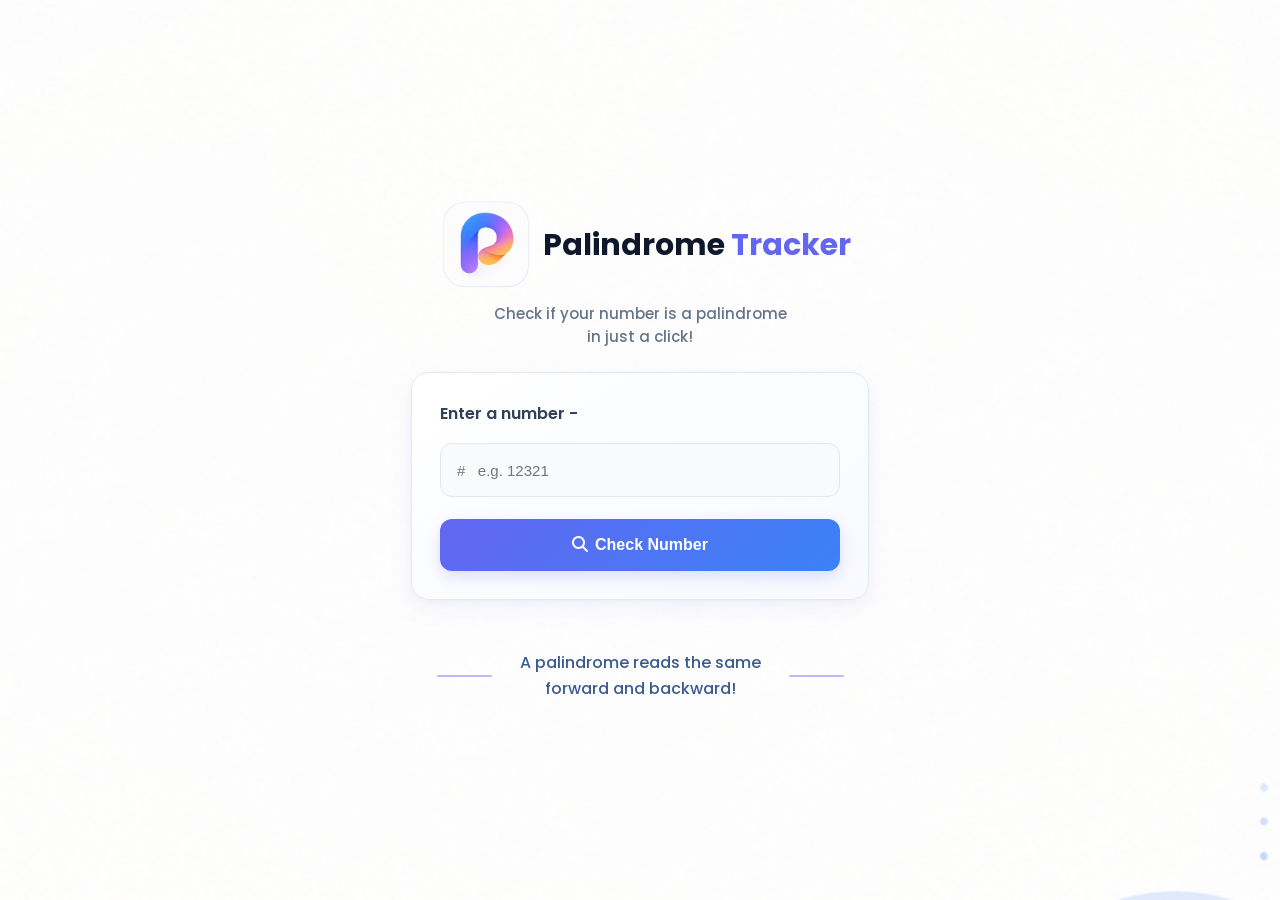
<file: P-1/index.html>
<!doctype html>
<html lang="en">
  <head>
    <meta charset="UTF-8" />
    <meta name="viewport" content="width=device-width, initial-scale=1.0" />
    <meta
      name="description"
      content="Palindrome Tracker is a simple and interactive tool that checks whether a number reads the same forward and backward."
    />
    <title>Palindrome Tracker | Check Numbers Instantly</title>
    <link rel="stylesheet" href="style.css" />
    <link rel="icon" href="Assets/Palindrome-tracker icon.png" />
    <link rel="preconnect" href="https://fonts.googleapis.com" />
    <link rel="preconnect" href="https://fonts.gstatic.com" crossorigin />
    <link
      href="https://fonts.googleapis.com/css2?family=Poppins:wght@400;500;600;700&display=swap"
      rel="stylesheet"
    />
    <link
      rel="stylesheet"
      href="https://cdnjs.cloudflare.com/ajax/libs/font-awesome/6.7.2/css/all.min.css"
    />
  </head>
  <body>
    <main class="main-content">
      <section class="Content">
        <div class="Hero-content">
          <div class="title">
            <img
              src="Assets/Palindrome-tracker icon.png"
              alt="Icon"
              class="icon"
            />
            <h1>Palindrome <span>Tracker</span></h1>
          </div>
          <div class="description">
            Check if your number is a palindrome<br />in just a click!
          </div>
        </div>
        <div class="inputs">
          <label for="number-input">Enter a number -</label>
          <input
            type="text"
            id="number-input"
            inputmode="numeric"
            placeholder="#   e.g. 12321"
          />
          <button class="Check-btn">
            <i class="fa-solid fa-magnifying-glass"></i>Check Number
          </button>
          <!-- Check Again Button -->
          <button class="check-btn2">
            <i class="fa-regular fa-circle-check"></i>Check Number
          </button>
          <button class="check-btn3">
            <i class="fa-solid fa-rotate-right"></i>Check Again
          </button>
        </div>
        <aside class="loading-animation">
          <div class="loading-content">
            <div class="loader">
              <div class="loader-circle"></div>
              <span>...</span>
            </div>

            <h2>Checking...</h2>

            <p>
              Checking if your number<br />
              is a palindrome
            </p>
          </div>
        </aside>
        <aside class="Unsuccessfull">
          <div class="unsuccess-icon">
            <i class="fa-solid fa-xmark"></i>
          </div>

          <h2>No!</h2>

          <p class="unsuccess-number">
            <strong class="number2">12345</strong> is not a palindrome
          </p>

          <div class="unsuccess-divider">
            <span></span>

            <i class="fa-solid fa-link"></i>

            <span></span>
          </div>

          <p class="unsuccess-message">
            It reads differently<br />
            forward and backward!
          </p>
        </aside>
        <aside class="Successfull">
          <!-- Success Icon -->
          <div class="success-icon">
            <i class="fa-solid fa-check"></i>
          </div>
          <!-- Success Heading -->
          <h2>Yes!</h2>
          <!-- Number Result -->
          <p class="success-number">
            <strong class="number1">12321</strong> is a palindrome
          </p>
          <!-- Decorative Divider -->
          <div class="success-divider">
            <span></span>
            <i class="fa-solid fa-link"></i>
            <span></span>
          </div>
          <!-- Success Description -->
          <p class="success-message">
            It reads the same<br />forward and backward!
          </p>
        </aside>
        <div class="tracker-description">
          <div class="description-content">
            <span class="description-line"></span>
            <p>A palindrome reads the same<br />forward and backward!</p>
            <span class="description-line"></span>
          </div>
        </div>
      </section>
    </main>
    <!-- ERROR OVERLAY -->
    <div class="error-overlay">
      <div class="error-modal">
        <!-- Close Button -->
        <button class="error-close" type="button">
          <i class="fa-solid fa-xmark"></i>
        </button>

        <!-- Error Icon -->
        <div class="error-icon">
          <i class="fa-solid fa-xmark"></i>
        </div>

        <!-- Heading -->
        <h2>Invalid Input</h2>

        <!-- Entered Text -->
        <p class="error-label">You entered:</p>

        <!-- User Input -->
        <div class="entered-value">
          <span>1</span>
          <span>2</span>
          <span>3</span>
          <strong>a</strong>
          <span>4</span>
          <span>5</span>
        </div>

        <!-- Error Message -->
        <p class="error-message">
          <strong>a</strong> is not a number.
          <br />
          Please enter numbers only.
        </p>

        <!-- Try Again -->
        <button class="error-btn" type="button">
          <i class="fa-solid fa-rotate-right"></i>
          Try Again
        </button>
      </div>
    </div>
  </body>
  <script src="script.js"></script>
</html>
</file>
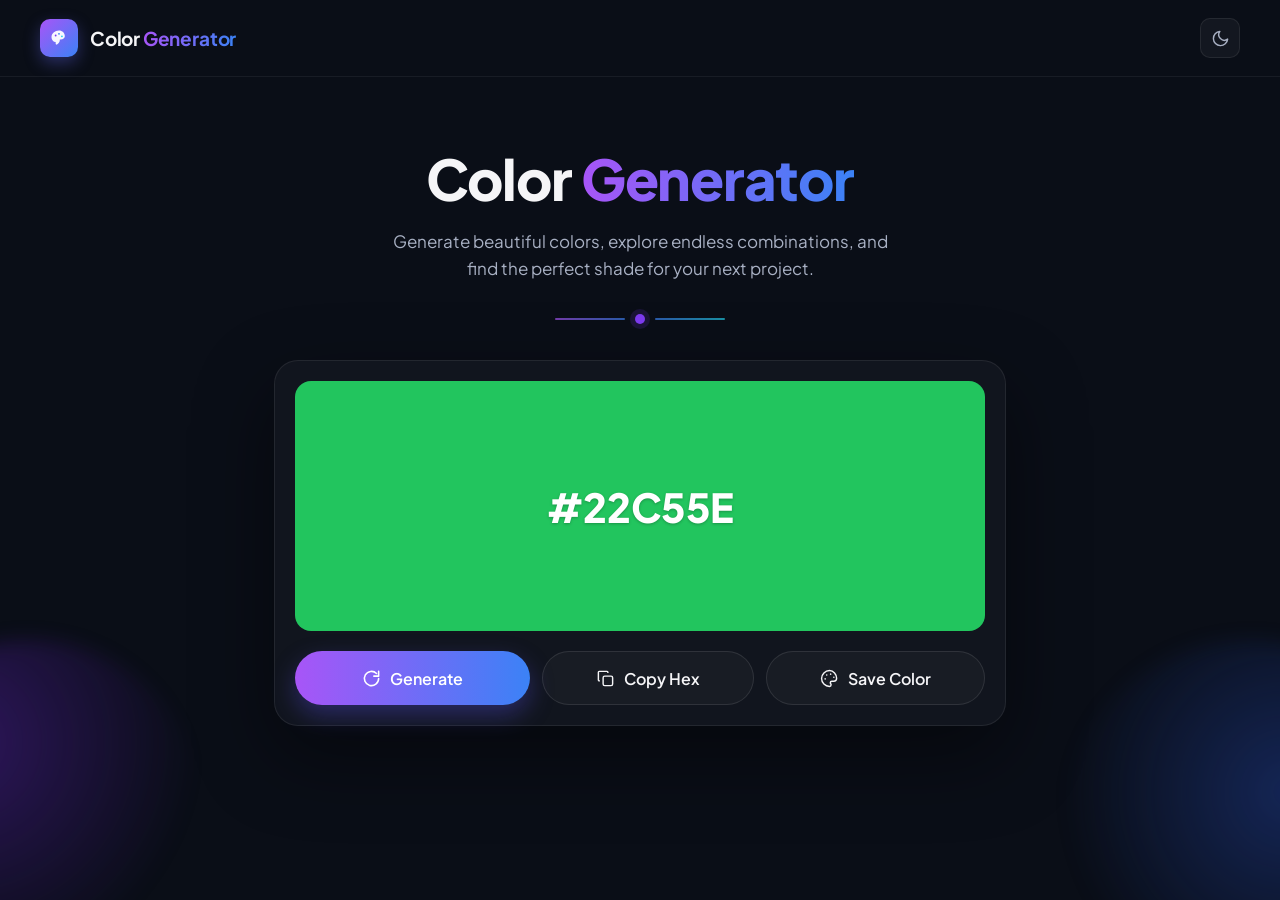
<file: P-2/index.html>
<!doctype html>
<html lang="en">
  <head>
    <meta charset="UTF-8" />
    <meta name="viewport" content="width=device-width, initial-scale=1.0" />
    <title>Color Generator</title>
    <link rel="stylesheet" href="style.css" />
    <link rel="icon" href="Assets/Favicon icon.png" />
    <link rel="preconnect" href="https://fonts.googleapis.com">
    <link rel="preconnect" href="https://fonts.gstatic.com" crossorigin>
    <link href="https://fonts.googleapis.com/css2?family=Plus+Jakarta+Sans:wght@400;500;600;700;800&display=swap" rel="stylesheet">
    <link
      rel="stylesheet"
      href="https://cdnjs.cloudflare.com/ajax/libs/font-awesome/6.7.2/css/all.min.css"
    />
  </head>
  <body>
    
        <div class="blob blob-1"></div>
        <div class="blob blob-2"></div>

        <header>
          <div class="brand">
            <div class="brand-icon">
              <svg
                viewBox="0 0 24 24"
                fill="none"
                xmlns="http://www.w3.org/2000/svg"
              >
                <path
                  d="M12 3C7.03 3 3 6.58 3 11c0 3.09 2.02 5.5 5 5.94V19c0 .55.45 1 1 1 .2 0 .38-.06.55-.16C11.2 19.2 13 17.02 13 14.5c0-.27-.02-.54-.06-.8.4.07.83.1 1.06.1 2.76 0 5-1.79 5-4 0-3.87-3.13-6.8-7-6.8Z"
                  fill="white"
                  opacity="0.95"
                />
                <circle cx="8" cy="9" r="1.1" fill="#7c3aed" />
                <circle cx="12" cy="7" r="1.1" fill="#3b82f6" />
                <circle cx="15.5" cy="10" r="1.1" fill="#22d3ee" />
              </svg>
            </div>
            <div class="brand-name">Color <span>Generator</span></div>
          </div>

          <button
            class="theme-toggle"
            id="themeToggle"
            aria-label="Toggle theme"
          >
            <svg
              id="themeIcon"
              viewBox="0 0 24 24"
              fill="none"
              xmlns="http://www.w3.org/2000/svg"
            >
              <path
                d="M21 12.79A9 9 0 1 1 11.21 3 7 7 0 0 0 21 12.79Z"
                stroke="currentColor"
                stroke-width="1.8"
                stroke-linecap="round"
                stroke-linejoin="round"
              />
            </svg>
          </button>
        </header>

        <main>
          <h1>Color <span class="accent">Generator</span></h1>
          <p class="subtitle">
            Generate beautiful colors, explore endless combinations, and find
            the perfect shade for your next project.
          </p>

          <div class="divider-row">
            <div class="divider-line"></div>
            <div class="divider-dot"></div>
            <div class="divider-line right"></div>
          </div>

          <div class="panel">
            <div class="swatch" id="swatch">
              <p class="hex-value" id="hexValue">#22C55E</p>
              <!-- <button class="color-name-row" id="copyHexRow">
                <span id="colorName">Green</span>
                <svg
                  viewBox="0 0 24 24"
                  fill="none"
                  xmlns="http://www.w3.org/2000/svg"
                >
                  <rect
                    x="9"
                    y="9"
                    width="12"
                    height="12"
                    rx="2"
                    stroke="currentColor"
                    stroke-width="1.8"
                  />
                  <path
                    d="M5 15H4a1 1 0 0 1-1-1V4a1 1 0 0 1 1-1h10a1 1 0 0 1 1 1v1"
                    stroke="currentColor"
                    stroke-width="1.8"
                  />
                </svg>
              </button> -->
            </div>

            <div class="actions">
              <button class="btn btn-generate" id="generateBtn">
                <svg
                  id="refreshIcon"
                  viewBox="0 0 24 24"
                  fill="none"
                  xmlns="http://www.w3.org/2000/svg"
                >
                  <path
                    d="M21 12a9 9 0 1 1-2.64-6.36"
                    stroke="currentColor"
                    stroke-width="2"
                    stroke-linecap="round"
                  />
                  <path
                    d="M21 3v6h-6"
                    stroke="currentColor"
                    stroke-width="2"
                    stroke-linecap="round"
                    stroke-linejoin="round"
                  />
                </svg>
                Generate
              </button>
              <button class="btn btn-secondary" id="copyBtn">
                <svg
                  viewBox="0 0 24 24"
                  fill="none"
                  xmlns="http://www.w3.org/2000/svg"
                >
                  <rect
                    x="9"
                    y="9"
                    width="12"
                    height="12"
                    rx="2"
                    stroke="currentColor"
                    stroke-width="1.8"
                  />
                  <path
                    d="M5 15H4a1 1 0 0 1-1-1V4a1 1 0 0 1 1-1h10a1 1 0 0 1 1 1v1"
                    stroke="currentColor"
                    stroke-width="1.8"
                  />
                </svg>
                Copy Hex
              </button>
              <button class="btn btn-secondary" id="saveBtn">
                <svg
                  viewBox="0 0 24 24"
                  fill="none"
                  xmlns="http://www.w3.org/2000/svg"
                >
                  <circle cx="13.5" cy="6.5" r="1" fill="currentColor" />
                  <circle cx="17.5" cy="10.5" r="1" fill="currentColor" />
                  <circle cx="8.5" cy="7.5" r="1" fill="currentColor" />
                  <circle cx="6.5" cy="12.5" r="1" fill="currentColor" />
                  <path
                    d="M12 2C6.5 2 2 6.5 2 12s4.5 10 10 10c1.1 0 2-.9 2-2 0-.5-.2-1-.5-1.3-.3-.4-.5-.8-.5-1.3 0-1.1.9-2 2-2h2.3c2.1 0 3.7-1.6 3.7-3.7C21 6.7 17 2 12 2Z"
                    stroke="currentColor"
                    stroke-width="1.8"
                    stroke-linejoin="round"
                  />
                </svg>
                Save Color
              </button>
            </div>
          </div>
        </main>

        <div class="toast" id="toast">Copied to clipboard</div>
      </body>
    </html>
    <script src="script.js"></script>
  </body>
</html>
</file>
<file: P-1/style.css>
body {
  padding: 0px;
  margin: 0px;
  box-sizing: border-box;
  font-family: "Poppins", sans-serif;
}

:root {
  --bg-primary: #ffffff;
  --bg-secondary: #f8fafc;
  --text-primary: #1f2937;
  --text-secondary: #64748b;
  --text-placeholder: #94a3b8;
  --primary: #6366f1;
  --primary-end: #3b82f6;
  --accent-purple: #8b5cf6;
  --gradient-primary: linear-gradient(135deg, #6366f1, #3b82f6);
  --success: #22c55e;
  --success-light: #86efac;
  --success-bg: #ecfdf5;
  --error: #f43f5e;
  --error-light: #fda4af;
  --error-bg: #fef2f2;
  --card-bg: #ffffff;
  --input-bg: #f8fafc;
  --input-border: #e2e8f0;
  --shape-blue: #e0e7ff;
  --shape-orange: #fde7c7;
  --border: #e2e8f0;
  --border-light: #f1f5f9;
  --shadow-sm: 0 2px 8px rgba(15, 23, 42, 0.05);
  --shadow-md: 0 8px 24px rgba(15, 23, 42, 0.08);
  --shadow-lg: 0 15px 40px rgba(15, 23, 42, 0.1);
  --focus-color: #6366f1;
  --focus-ring: rgba(99, 102, 241, 0.2);
  --icon-primary: #6366f1;
  --icon-success: #22c55e;
  --icon-error: #f43f5e;
}

html,
body {
  height: 100%;
}

.main-content::before {
  content: "";
  position: fixed;
  top: 0;
  left: 0;
  right: 0;
  bottom: 0;
  z-index: -1;

  background-image: url(Assets/Palindrome-tracker\ bg.png);
  background-repeat: no-repeat;
  background-position: center;
  background-size: cover;
}

.main-content {
  position: relative;
  display: flex;
  justify-content: center;
  align-items: center;
  width: 100%;
  min-height: 100vh;
}

.Content {
  position: relative;
  z-index: 1;
  width: 100%;
  display: flex;
  flex-direction: column;
  justify-content: center;
  align-items: center;
  padding: 25px 0 35px;
  box-sizing: border-box;
}

.title {
  display: flex;
  justify-content: center;
  align-items: center;

  .icon {
    width: 114px;
    height: 114px;
  }

  h1 {
    font-size: 30px;
    font-weight: 700;
    color: #0f172a;

    span {
      color: #6366f1;
    }
  }
}

.description {
  text-align: center;
  font-size: 15px;
  font-weight: 500;
  margin-top: 0px;
  color: #64748b;
}

.Tracker-input {
  display: flex;
  justify-content: center;
  align-items: center;
}

.inputs {
  width: 400px;
  display: flex;
  row-gap: 17px;
  flex-direction: column;
  margin-top: 24px;
  background: linear-gradient(145deg, #ffffff 0%, #f8faff 100%);
  border: 1px solid #e2e8f0;
  border-radius: 18px;
  padding: 28px;
  box-shadow:
    0 8px 24px rgba(99, 102, 241, 0.08),
    0 2px 8px rgba(15, 23, 42, 0.04);

  label {
    font-size: 16px;
    font-weight: 600;
    color: #334155;
    cursor: pointer;
  }

  input {
    height: 52px;
    padding: 0 16px;
    font-size: 16px;
    font-weight: 500;
    color: #0f172a;
    background: #f8fafc;
    border: 1px solid #e2e8f0;
    border-radius: 12px;
    outline: none;
    transition: all 0.25s ease;
  }

  input:placeholder-shown {
    color: #94a3b8;
    font-size: 15px;
    font-weight: 400;
  }

  input:focus {
    border-color: #6366f1;
    background: #ffffff;
    box-shadow: 0 0 0 4px rgba(99, 102, 241, 0.12);
    outline: none;
    border: none;
  }

  .Check-btn {
    height: 52px;
    border: none;
    border-radius: 12px;
    font-size: 16px;
    font-weight: 600;
    color: #ffffff;
    margin-top: 5px;
    background: linear-gradient(135deg, #6366f1 0%, #3b82f6 100%);
    cursor: pointer;
    box-shadow: 0 6px 16px rgba(99, 102, 241, 0.2);
    transition: all 0.25s ease;

    i {
      margin-right: 7px;
    }
  }

  .Check-btn:hover {
    background: linear-gradient(135deg, #4f46e5 0%, #2563eb 100%);
    transform: translateY(-2px);
    box-shadow: 0 8px 20px rgba(99, 102, 241, 0.28);
  }
}

.tracker-description {
  width: 100%;
  margin-top: 25px;
  display: flex;
  flex-direction: column;
  align-items: center;
}

.description-content {
  width: 100%;
  display: flex;
  align-items: center;
  justify-content: center;
  gap: 28px;
  margin-top: 25px;
}

.description-line {
  width: 55px;
  height: 2px;
  background: #c4b5fd;
  border-radius: 10px;
}

.description-content p {
  margin: 0;
  font-size: 16px;
  font-weight: 500;
  line-height: 1.6;
  text-align: center;
  color: #3b5b8f;
}

.Successfull {
  display: none;
  width: 36%;
  max-width: 500px;
  padding: 15px 0px 15px;
  box-sizing: border-box;
  text-align: center;
  background: linear-gradient(145deg, #f0fdf9 0%, #ecfdf5 100%);
  border: 2px solid #6ee7b7;
  border-radius: 18px;
  box-shadow:
    0 8px 24px rgba(99, 102, 241, 0.08),
    0 2px 8px rgba(15, 23, 42, 0.04);
  margin-top: 15px;
}

.success-icon {
  width: 88px;
  height: 88px;
  margin: 0 auto 12px;
  display: flex;
  align-items: center;
  justify-content: center;
  border-radius: 50%;
  background: linear-gradient(145deg, #10b981 0%, #059669 100%);
  color: #ffffff;
  font-size: 38px;
  box-shadow: 0 8px 18px rgba(16, 185, 129, 0.25);
}

.Successfull h2 {
  margin: 0;
  font-family: "Poppins", sans-serif;
  font-size: 40px;
  font-weight: 700;
  line-height: 1.2;
  color: #047857;
}

.success-number {
  margin: 6px 0 0;
  font-family: "Poppins", sans-serif;
  font-size: 20px;
  font-weight: 500;
  line-height: 1.5;
  color: #064e3b;
}

.success-number strong {
  font-weight: 700;
}

.success-divider {
  display: flex;
  align-items: center;
  justify-content: center;
  gap: 20px;
  margin: 22px auto 0;
  width: 70%;
}

.success-divider span {
  flex: 1;
  height: 2px;
  background: #a7e8d4;
  border-radius: 10px;
}

.success-divider i {
  font-size: 18px;
  color: #10b981;
}

.success-message {
  margin: 22px 0 0;
  font-size: 15px;
  font-weight: 400;
  line-height: 1.6;
  color: #3b5b8f;
}

.check-btn2 {
  width: 100%;
  max-width: 500px;
  height: 52px;
  margin-top: 5px;
  display: none; /*dislay flex when other link*/
  align-items: center;
  justify-content: center;
  gap: 12px;
  border: none;
  border-radius: 14px;
  font-size: 16px;
  font-weight: 600;
  color: #ffffff;
  background: linear-gradient(135deg, #10b981 0%, #059669 100%);
  box-shadow: 0 6px 16px rgba(16, 185, 129, 0.2);
  cursor: pointer;
  transition:
    transform 0.25s ease,
    box-shadow 0.25s ease,
    background 0.25s ease;
}

.check-btn2 i {
  font-size: 20px;
}

.check-btn2:hover {
  background: linear-gradient(135deg, #059669 0%, #047857 100%);
  transform: translateY(-2px);
  box-shadow: 0 8px 20px rgba(16, 185, 129, 0.28);
}

.check-btn2:active {
  transform: translateY(0);
  box-shadow: 0 4px 10px rgba(16, 185, 129, 0.2);
}

.Unsuccessfull {
  display: none;
  width: 36%;
  max-width: 500px;
  padding: 15px 0px 15px;
  box-sizing: border-box;
  text-align: center;

  background: linear-gradient(145deg, #fff7f9 0%, #fff1f4 100%);

  border: 2px solid #fda4af;
  border-radius: 18px;

  box-shadow: 0 8px 24px rgba(244, 63, 94, 0.08);

  margin-top: 15px;
}

/* X Icon */

.unsuccess-icon {
  width: 88px;
  height: 88px;

  margin: 0 auto 12px;

  display: flex;
  align-items: center;
  justify-content: center;

  border-radius: 50%;

  background: linear-gradient(145deg, #f43f5e 0%, #e11d48 100%);

  color: #ffffff;

  font-size: 40px;

  box-shadow: 0 8px 18px rgba(244, 63, 94, 0.25);
}

/* No Heading */

.Unsuccessfull h2 {
  margin: 0;

  font-family: "Poppins", sans-serif;

  font-size: 40px;

  font-weight: 700;

  line-height: 1.2;

  color: #be123c;
}

/* Number */

.unsuccess-number {
  margin: 6px 0 0;

  font-family: "Poppins", sans-serif;

  font-size: 20px;

  font-weight: 500;

  line-height: 1.5;

  color: #881337;
}

.unsuccess-number strong {
  font-weight: 700;
}

/* Divider */

.unsuccess-divider {
  width: 70%;

  margin: 22px auto 0;

  display: flex;

  align-items: center;

  justify-content: center;

  gap: 20px;
}

.unsuccess-divider span {
  flex: 1;

  height: 2px;

  background: #fda4af;

  border-radius: 10px;
}

.unsuccess-divider i {
  font-size: 18px;

  color: #f43f5e;
}

/* Message */

.unsuccess-message {
  margin: 22px 0 0;

  font-family: "Poppins", sans-serif;

  font-size: 15px;

  font-weight: 400;

  line-height: 1.6;

  color: #3b5b8f;
}

.check-btn3 {
  width: 100%;
  max-width: 500px;
  height: 52px;

  margin-top: 5px;

  display: none;
  align-items: center;
  justify-content: center;
  gap: 12px;

  border: none;
  border-radius: 14px;
  font-size: 15px;
  font-weight: 600;

  color: #ffffff;

  background: linear-gradient(135deg, #f43f5e 0%, #e11d48 100%);

  box-shadow: 0 6px 16px rgba(244, 63, 94, 0.2);

  cursor: pointer;

  transition:
    transform 0.25s ease,
    box-shadow 0.25s ease,
    background 0.25s ease;
}

.check-btn3:hover {
  background: linear-gradient(135deg, #e11d48 0%, #be123c 100%);

  transform: translateY(-2px);

  box-shadow: 0 8px 20px rgba(244, 63, 94, 0.28);
}

.check-btn3:active {
  transform: translateY(0);

  box-shadow: 0 4px 10px rgba(244, 63, 94, 0.2);
}

/* ========================================
   ERROR OVERLAY
   ======================================== */

.error-overlay {
  position: fixed;
  inset: 0;

  width: 100%;
  height: 100%;

  display: none;

  align-items: center;
  justify-content: center;

  padding: 20px;
  box-sizing: border-box;

  background: rgba(15, 23, 42, 0.35);

  backdrop-filter: blur(7px);
  -webkit-backdrop-filter: blur(7px);

  z-index: 9999;
}

/* ========================================
   ERROR MODAL
   ======================================== */

.error-modal {
  position: relative;

  width: 100%;
  max-width: 520px;

  padding: 42px 38px 34px;

  box-sizing: border-box;

  text-align: center;

  background: #ffffff;

  border: 2px solid #fda4af;

  border-radius: 24px;

  box-shadow: 0 25px 60px rgba(15, 23, 42, 0.2);

  font-family: "Poppins", sans-serif;

  overflow: hidden;
}

/* ========================================
   CLOSE BUTTON
   ======================================== */

.error-close {
  position: absolute;

  top: 18px;
  right: 20px;

  width: 40px;
  height: 40px;

  display: flex;
  align-items: center;
  justify-content: center;

  border: none;
  border-radius: 50%;

  background: transparent;

  color: #64748b;

  font-size: 22px;

  cursor: pointer;

  transition:
    background 0.2s ease,
    color 0.2s ease,
    transform 0.2s ease;
}

.error-close:hover {
  background: #fff1f2;

  color: #e11d48;

  transform: rotate(90deg);
}

/* ========================================
   ERROR ICON
   ======================================== */

.error-icon {
  width: 96px;
  height: 96px;

  margin: 0 auto 20px;

  display: flex;
  align-items: center;
  justify-content: center;

  border-radius: 50%;

  background: linear-gradient(145deg, #f43f5e 0%, #e11d48 100%);

  color: #ffffff;

  font-size: 46px;

  box-shadow: 0 10px 25px rgba(244, 63, 94, 0.25);
}

/* ========================================
   INVALID INPUT HEADING
   ======================================== */

.error-modal h2 {
  margin: 0;

  font-family: "Poppins", sans-serif;

  font-size: 34px;

  font-weight: 700;

  line-height: 1.2;

  color: #be123c;
}

/* ========================================
   "YOU ENTERED" TEXT
   ======================================== */

.error-label {
  margin: 14px 0 10px;

  font-family: "Poppins", sans-serif;

  font-size: 16px;

  font-weight: 400;

  color: #64748b;
}

/* ========================================
   ENTERED VALUE
   ======================================== */

.entered-value {
  min-width: 170px;

  width: fit-content;

  margin: 0 auto;

  padding: 11px 22px;

  display: flex;

  align-items: center;
  justify-content: center;

  gap: 7px;

  box-sizing: border-box;

  background: #fff5f7;

  border: 2px solid #fda4af;

  border-radius: 14px;

  font-family: "Poppins", sans-serif;

  font-size: 22px;

  font-weight: 500;

  letter-spacing: 2px;

  color: #475569;
}

/* ========================================
   WRONG CHARACTER
   ======================================== */

.entered-value strong {
  color: #e11d48;

  font-weight: 700;

  text-decoration: underline;

  text-decoration-thickness: 3px;

  text-underline-offset: 5px;
}

/* ========================================
   ERROR MESSAGE
   ======================================== */

.error-message {
  margin: 18px 0 24px;

  font-family: "Poppins", sans-serif;

  font-size: 16px;

  font-weight: 400;

  line-height: 1.7;

  color: #64748b;
}

.error-message strong {
  color: #e11d48;

  font-weight: 700;
}

/* ========================================
   TRY AGAIN BUTTON
   ======================================== */

.error-btn {
  width: 100%;
  height: 54px;

  display: flex;

  align-items: center;
  justify-content: center;

  gap: 11px;

  border: none;

  border-radius: 14px;

  font-family: "Poppins", sans-serif;

  font-size: 16px;

  font-weight: 600;

  color: #ffffff;

  background: linear-gradient(135deg, #f43f5e 0%, #e11d48 100%);

  box-shadow: 0 7px 18px rgba(244, 63, 94, 0.22);

  cursor: pointer;

  transition:
    transform 0.25s ease,
    box-shadow 0.25s ease,
    background 0.25s ease;
}

/* ========================================
   TRY AGAIN ICON
   ======================================== */

.error-btn i {
  font-size: 18px;
}

/* ========================================
   BUTTON HOVER
   ======================================== */

.error-btn:hover {
  background: linear-gradient(135deg, #e11d48 0%, #be123c 100%);

  transform: translateY(-2px);

  box-shadow: 0 10px 24px rgba(244, 63, 94, 0.3);
}

/* ========================================
   BUTTON ACTIVE
   ======================================== */

.error-btn:active {
  transform: translateY(0);

  box-shadow: 0 4px 10px rgba(244, 63, 94, 0.2);
}

/* ========================================
   LOADING OVERLAY
   ======================================== */

.loading-animation {
    position: fixed;
    inset: 0;

    width: 100%;
    height: 100%;

    display: none;

    align-items: center;
    justify-content: center;

    padding: 20px;
    box-sizing: border-box;

    background: rgba(15, 23, 42, 0.28);

    backdrop-filter: blur(6px);
    -webkit-backdrop-filter: blur(6px);

    z-index: 9998;
}


/* ========================================
   LOADING CONTENT
   ======================================== */

.loading-content {
    width: 100%;
    max-width: 340px;

    padding: 30px 25px;

    box-sizing: border-box;

    display: flex;
    flex-direction: column;
    align-items: center;

    text-align: center;

    background: rgba(255, 255, 255, 0.96);

    border: 1px solid #E2E8F0;

    border-radius: 22px;

    box-shadow:
        0 20px 50px rgba(15, 23, 42, 0.18);

    font-family: "Poppins", sans-serif;
}


/* ========================================
   LOADER
   ======================================== */

.loader {
    position: relative;

    width: 90px;
    height: 90px;

    display: flex;
    align-items: center;
    justify-content: center;

    margin-bottom: 22px;
}


/* Outer spinning circle */

.loader-circle {
    position: absolute;

    width: 90px;
    height: 90px;

    box-sizing: border-box;

    border: 5px solid #E0E7FF;

    border-top-color: #6366F1;
    border-right-color: #8B5CF6;

    border-radius: 50%;

    animation: loader-spin 1s linear infinite;
}


/* Dots inside loader */

.loader span {
    position: relative;

    font-size: 22px;

    font-weight: 700;

    letter-spacing: 3px;

    color: #6366F1;

    margin-left: 3px;

    animation: loader-dots 1.2s ease-in-out infinite;
}


/* ========================================
   LOADER ROTATION
   ======================================== */

@keyframes loader-spin {

    0% {
        transform: rotate(0deg);
    }

    100% {
        transform: rotate(360deg);
    }

}


/* ========================================
   DOT ANIMATION
   ======================================== */

@keyframes loader-dots {

    0%,
    100% {
        opacity: 0.35;
        transform: scale(0.9);
    }

    50% {
        opacity: 1;
        transform: scale(1.1);
    }

}


/* ========================================
   CHECKING HEADING
   ======================================== */

.loading-content h2 {
    margin: 0;

    font-family: "Poppins", sans-serif;

    font-size: 23px;

    font-weight: 600;

    line-height: 1.3;

    color: #334155;
}


/* ========================================
   LOADING DESCRIPTION
   ======================================== */

.loading-content p {
    margin: 9px 0 0;

    font-family: "Poppins", sans-serif;

    font-size: 14px;

    font-weight: 400;

    line-height: 1.6;

    color: #64748B;
}
</file>
<file: P-2/style.css>
:root{
  --bg: #0a0e17;
  --bg-blob-1: #4c1d95;
  --bg-blob-2: #1e3a8a;
  --panel-bg: rgba(255,255,255,0.03);
  --panel-border: rgba(255,255,255,0.08);
  --pill-bg: rgba(255,255,255,0.03);
  --pill-border: rgba(255,255,255,0.10);
  --text-primary: #f5f5f7;
  --text-secondary: #a8b0c3;
  --text-muted: #6b7383;
  --divider: rgba(255,255,255,0.08);
  --swatch-text: #ffffff;
  --swatch-text-shadow: 0 1px 3px rgba(0,0,0,0.25);
  --header-border: rgba(255,255,255,0.06);
  --icon-btn-bg: rgba(255,255,255,0.04);
  --icon-btn-border: rgba(255,255,255,0.08);
  --shadow-ambient: 0 30px 80px rgba(0,0,0,0.45);
  color-scheme: dark;
}

html.light{
  --bg: #f4f4f6;
  --bg-blob-1: #d6d3ff;
  --bg-blob-2: #c7e0ff;
  --panel-bg: #ffffff;
  --panel-border: #e4e4e9;
  --pill-bg: #f7f7f9;
  --pill-border: #e4e4e9;
  --text-primary: #17171c;
  --text-secondary: #55565f;
  --text-muted: #8a8b96;
  --divider: #eaeaee;
  --swatch-text: #ffffff;
  --swatch-text-shadow: 0 1px 3px rgba(0,0,0,0.18);
  --header-border: #e4e4e9;
  --icon-btn-bg: #ffffff;
  --icon-btn-border: #e4e4e9;
  --shadow-ambient: 0 30px 70px rgba(30,30,40,0.10);
  color-scheme: light;
}

*{ 
   box-sizing: border-box; 
}

body{
  margin:0;
  min-height:100vh;
  background: var(--bg);
  font-family: 'Plus Jakarta Sans', system-ui, sans-serif;
  color: var(--text-primary);
  position: relative;
  overflow-x: hidden;
  transition: background 0.4s ease, color 0.4s ease;
}

/* decorative background blobs */
.blob{
  position: fixed;
  border-radius: 50%;
  filter: blur(10px);
  opacity: 0.55;
  z-index: 0;
  transition: background 0.4s ease, opacity 0.4s ease;
}
html.light .blob{ opacity: 0.7; filter: blur(30px); }
.blob-1{
  width: 340px; height: 340px;
  left: -140px; bottom: -80px;
  background: radial-gradient(circle at 30% 30%, var(--bg-blob-1), transparent 70%);
}
.blob-2{
  width: 380px; height: 380px;
  right: -160px; bottom: -120px;
  background: radial-gradient(circle at 60% 40%, var(--bg-blob-2), transparent 70%);
}

header{
  position: relative;
  z-index: 2;
  display: flex;
  align-items: center;
  justify-content: space-between;
  padding: 18px 40px;
  border-bottom: 1px solid var(--header-border);
}

.brand{
  display:flex;
  align-items:center;
  gap: 12px;
}

.brand-icon{
  width: 38px; height: 38px;
  border-radius: 10px;
  display:flex; align-items:center; justify-content:center;
  background: linear-gradient(135deg, #a855f7, #3b82f6);
  box-shadow: 0 6px 16px rgba(99,102,241,0.35);
}
.brand-icon svg{ width: 20px; height: 20px; }

.brand-name{
  font-size: 19px;
  font-weight: 700;
  letter-spacing: -0.01em;
}
.brand-name span{
  background: linear-gradient(90deg, #a855f7, #3b82f6);
  -webkit-background-clip: text;
  background-clip: text;
  color: transparent;
}

.theme-toggle{
  width: 40px; height: 40px;
  border-radius: 10px;
  background: var(--icon-btn-bg);
  border: 1px solid var(--icon-btn-border);
  display:flex; align-items:center; justify-content:center;
  cursor: pointer;
  color: var(--text-secondary);
  transition: background 0.25s ease, border-color 0.25s ease, transform 0.15s ease;
}
.theme-toggle:hover{ transform: translateY(-1px); }
.theme-toggle svg{ width: 19px; height: 19px; }

main{
  position: relative;
  z-index: 2;
  max-width: 780px;
  margin: 0 auto;
  padding: 72px 24px 100px;
  text-align: center;
}

h1{
  font-size: 56px;
  line-height: 1.05;
  font-weight: 800;
  letter-spacing: -0.02em;
  margin: 0 0 20px;
}
h1 .accent{
  background: linear-gradient(90deg, #a855f7, #3b82f6);
  -webkit-background-clip: text;
  background-clip: text;
  color: transparent;
}

.subtitle{
  font-size: 17px;
  color: var(--text-secondary);
  line-height: 1.6;
  max-width: 520px;
  margin: 0 auto;
}

.divider-row{
  display:flex;
  align-items:center;
  justify-content:center;
  gap: 10px;
  margin: 32px 0 36px;
}
.divider-line{
  width: 70px; height: 2px;
  border-radius: 2px;
  background: linear-gradient(90deg, #a855f7, #3b82f6);
  opacity: 0.65;
}
.divider-line.right{ background: linear-gradient(90deg, #3b82f6, #22d3ee); }
.divider-dot{
  width: 10px; height: 10px;
  border-radius: 50%;
  background: #7c3aed;
  box-shadow: 0 0 0 5px rgba(124,58,237,0.15);
}

.panel{
  background: var(--panel-bg);
  border: 1px solid var(--panel-border);
  border-radius: 24px;
  padding: 20px;
  box-shadow: var(--shadow-ambient);
  transition: background 0.4s ease, border-color 0.4s ease, box-shadow 0.4s ease;
}

.swatch{
  border-radius: 16px;
  height: 250px;
  display:flex;
  flex-direction: column;
  align-items:center;
  justify-content:center;
  gap: 14px;
  background: #22c55e;
  transition: background 0.35s ease;
}

.hex-value{
  font-size: 40px;
  font-weight: 800;
  letter-spacing: -0.01em;
  color: var(--swatch-text);
  text-shadow: var(--swatch-text-shadow);
  margin: 0;
}

/* .color-name-row{
  display:flex;
  align-items:center;
  gap: 8px;
  color: var(--swatch-text);
  text-shadow: var(--swatch-text-shadow);
  font-size: 16px;
  font-weight: 500;
  cursor: pointer;
  opacity: 0.95;
  background: none;
  border: none;
  padding: 4px 8px;
  border-radius: 8px;
  transition: background 0.2s ease;
}
.color-name-row:hover{ background: rgba(255,255,255,0.15); }
.color-name-row svg{ width: 16px; height: 16px; } */

.actions{
  display:flex;
  gap: 12px;
  margin-top: 20px;
  flex-wrap: wrap;
}

.btn{
  flex: 1 1 auto;
  display:flex;
  align-items:center;
  justify-content:center;
  gap: 9px;
  height: 54px;
  border-radius: 999px;
  font-size: 16px;
  font-weight: 600;
  cursor: pointer;
  border: 1px solid var(--pill-border);
  background: var(--pill-bg);
  color: var(--text-primary);
  transition: transform 0.15s ease, background 0.2s ease, border-color 0.2s ease, box-shadow 0.2s ease;
  font-family: inherit;
}
.btn svg{ width: 19px; height: 19px; flex-shrink: 0; }
.btn:hover{ transform: translateY(-1px); }
.btn:active{ transform: translateY(0); }

.btn-generate{
  flex: 1.3 1 auto;
  min-width: 180px;
  background: linear-gradient(90deg, #a855f7, #3b82f6);
  border: none;
  color: #ffffff;
  box-shadow: 0 10px 24px rgba(88,80,236,0.35);
}
html.light .btn-generate{ box-shadow: 0 10px 24px rgba(88,80,236,0.22); }

.btn-generate svg.spin{
  animation: spin 0.6s linear;
}
@keyframes spin{ to{ transform: rotate(360deg); } }

.btn-secondary{
  min-width: 150px;
}

.toast{
  position: fixed;
  bottom: 28px;
  left: 50%;
  transform: translateX(-50%) translateY(20px);
  background: var(--panel-bg);
  border: 1px solid var(--panel-border);
  color: var(--text-primary);
  padding: 12px 22px;
  border-radius: 999px;
  font-size: 14px;
  font-weight: 600;
  box-shadow: var(--shadow-ambient);
  opacity: 0;
  pointer-events: none;
  transition: opacity 0.25s ease, transform 0.25s ease;
  z-index: 10;
}
.toast.show{
  opacity: 1;
  transform: translateX(-50%) translateY(0);
}
</file>
